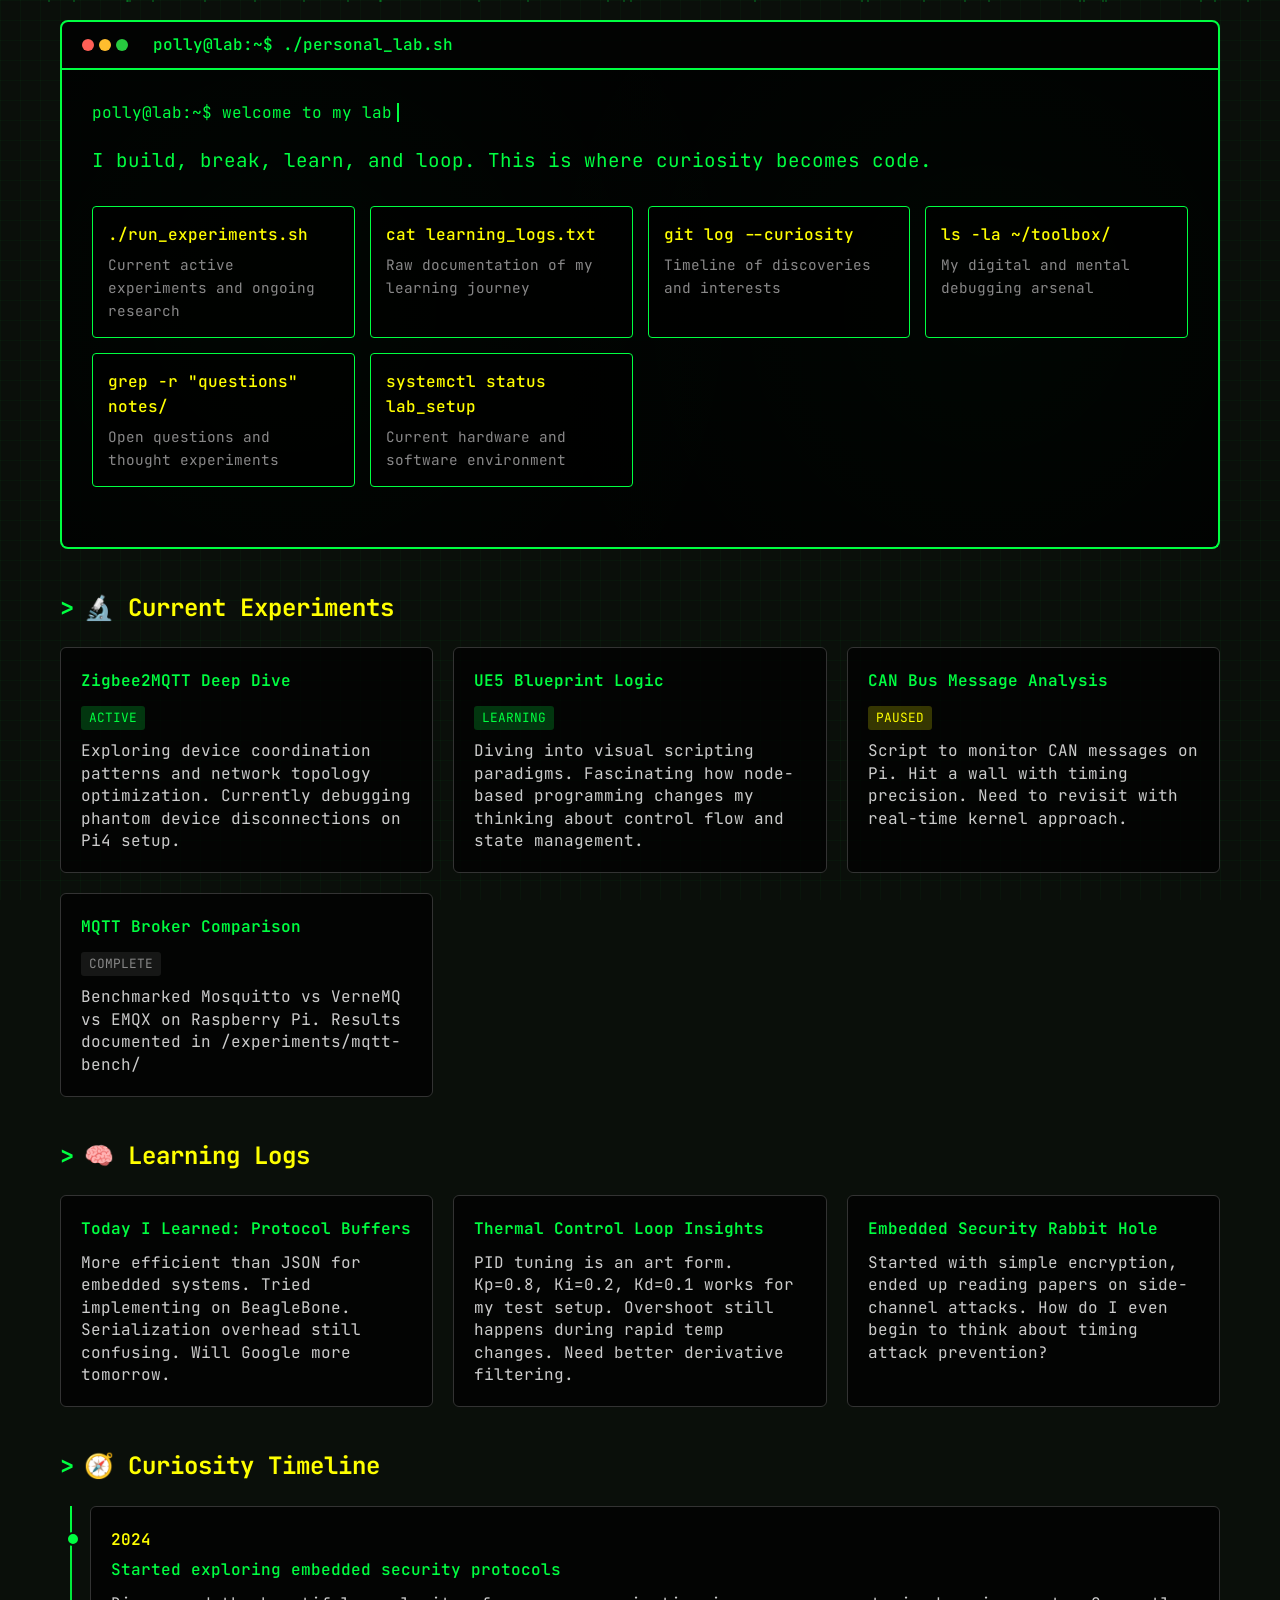
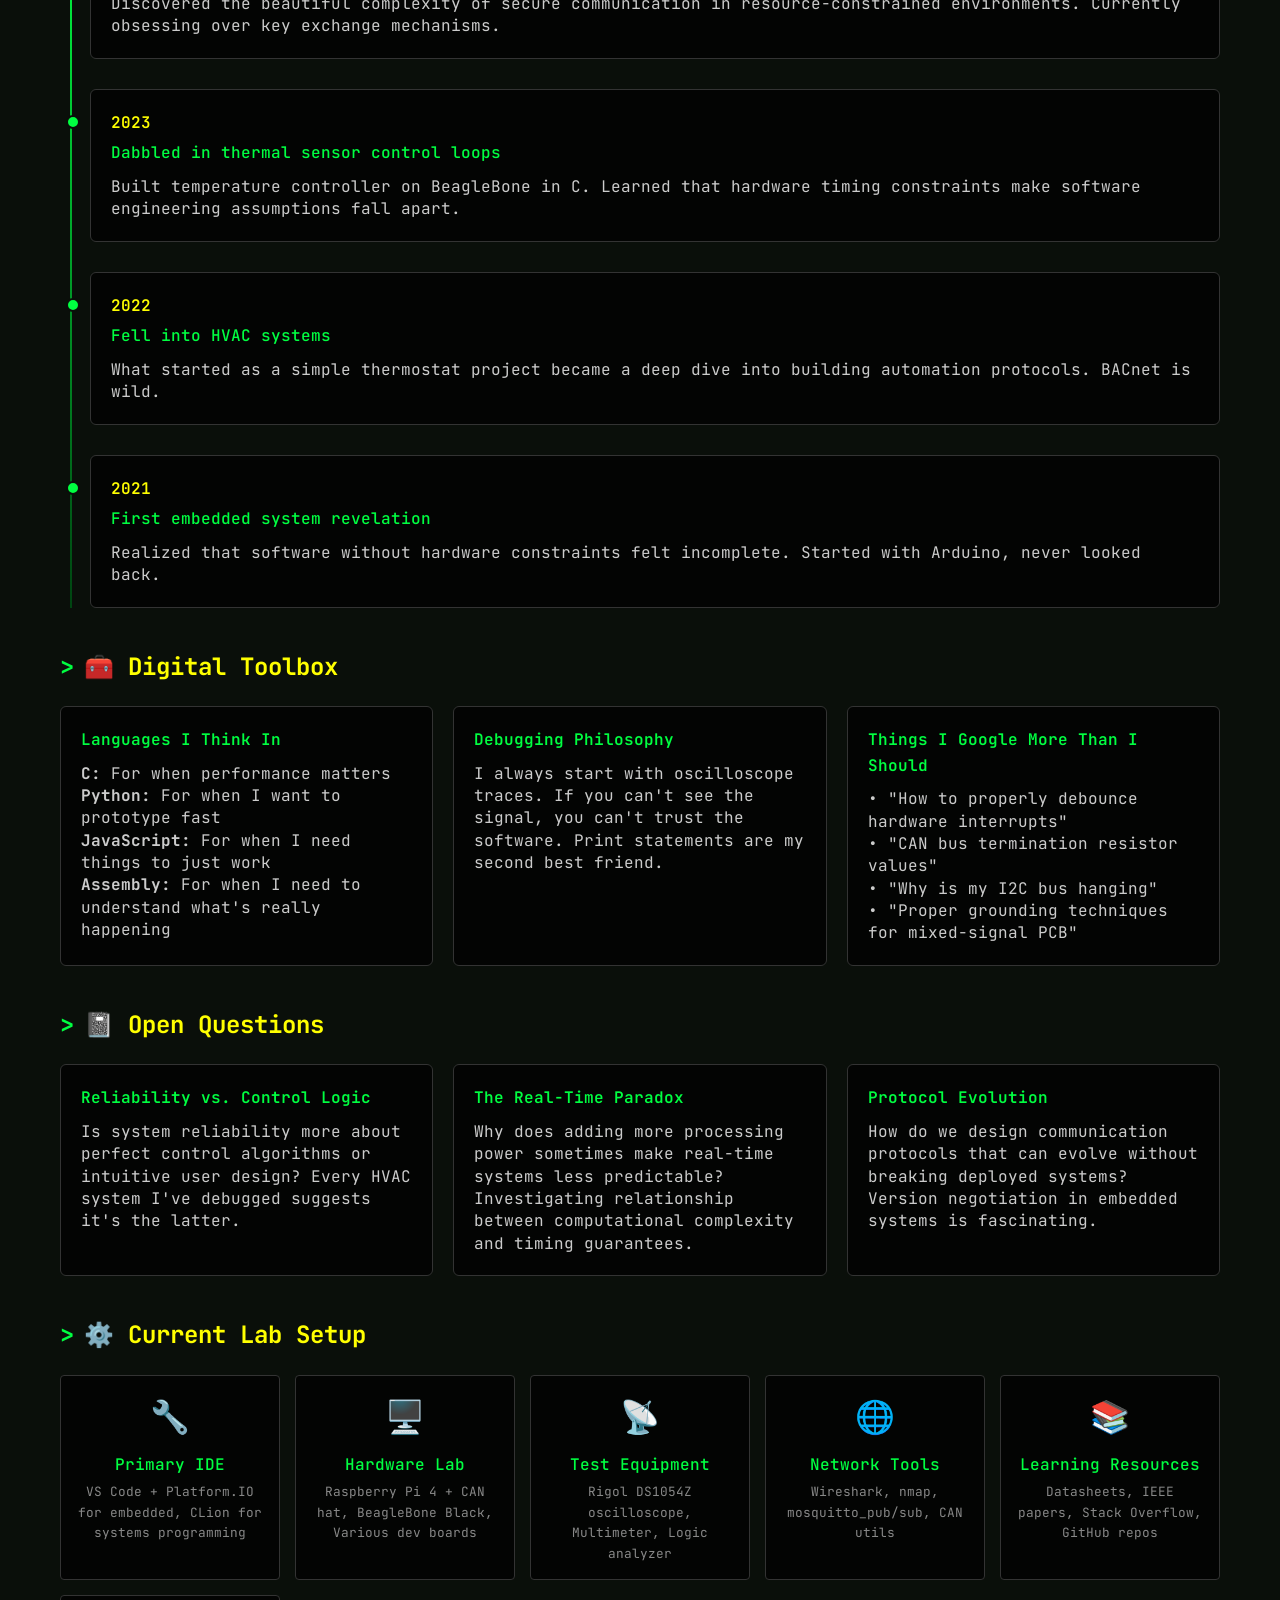
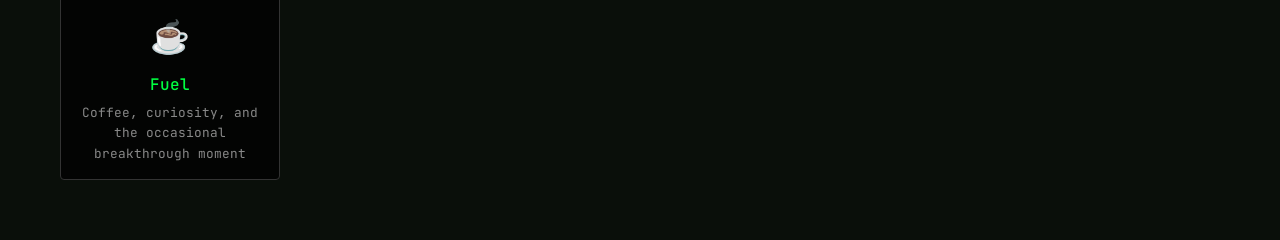
<file: index.html>
<!DOCTYPE html>
<html lang="en">
<head>
    <meta charset="UTF-8">
    <meta name="viewport" content="width=device-width, initial-scale=1.0">
    <title>The Personal Lab of Polly Wang</title>
    <link rel="stylesheet" href="styles.css">
</head>
<body>
    <div class="particles" id="particles"></div>
    
    <div class="container">
        <div class="terminal-header">
            <div class="terminal-dots">
                <div class="dot"></div>
                <div class="dot"></div>
                <div class="dot"></div>
            </div>
            <div class="terminal-title">polly@lab:~$ ./personal_lab.sh</div>
        </div>
        
        <div class="terminal">
            <div class="command-line">
                <span class="prompt">polly@lab:~$</span>
                <span class="glitch" data-text="welcome to my lab">welcome to my lab</span>
                <span class="cursor"></span>
            </div>
            
            <div class="welcome-text">
                I build, break, learn, and loop. This is where curiosity becomes code.
            </div>
            
            <div class="nav-commands">
                <div class="nav-item" onclick="scrollToSection('experiments')">
                    <div class="command">./run_experiments.sh</div>
                    <div class="description">Current active experiments and ongoing research</div>
                </div>
                <div class="nav-item" onclick="scrollToSection('logs')">
                    <div class="command">cat learning_logs.txt</div>
                    <div class="description">Raw documentation of my learning journey</div>
                </div>
                <div class="nav-item" onclick="scrollToSection('timeline')">
                    <div class="command">git log --curiosity</div>
                    <div class="description">Timeline of discoveries and interests</div>
                </div>
                <div class="nav-item" onclick="scrollToSection('toolbox')">
                    <div class="command">ls -la ~/toolbox/</div>
                    <div class="description">My digital and mental debugging arsenal</div>
                </div>
                <div class="nav-item" onclick="scrollToSection('thoughts')">
                    <div class="command">grep -r "questions" notes/</div>
                    <div class="description">Open questions and thought experiments</div>
                </div>
                <div class="nav-item" onclick="scrollToSection('setup')">
                    <div class="command">systemctl status lab_setup</div>
                    <div class="description">Current hardware and software environment</div>
                </div>
            </div>
        </div>
        
        <section id="experiments" class="section">
            <h2 class="section-title">🔬 Current Experiments</h2>
            <div class="card-grid">
                <div class="card">
                    <div class="card-title">Zigbee2MQTT Deep Dive</div>
                    <div class="card-status status-active">ACTIVE</div>
                    <div class="card-content">
                        Exploring device coordination patterns and network topology optimization. 
                        Currently debugging phantom device disconnections on Pi4 setup.
                    </div>
                </div>
                <div class="card">
                    <div class="card-title">UE5 Blueprint Logic</div>
                    <div class="card-status status-active">LEARNING</div>
                    <div class="card-content">
                        Diving into visual scripting paradigms. Fascinating how node-based programming 
                        changes my thinking about control flow and state management.
                    </div>
                </div>
                <div class="card">
                    <div class="card-title">CAN Bus Message Analysis</div>
                    <div class="card-status status-paused">PAUSED</div>
                    <div class="card-content">
                        Script to monitor CAN messages on Pi. Hit a wall with timing precision. 
                        Need to revisit with real-time kernel approach.
                    </div>
                </div>
                <div class="card">
                    <div class="card-title">MQTT Broker Comparison</div>
                    <div class="card-status status-complete">COMPLETE</div>
                    <div class="card-content">
                        Benchmarked Mosquitto vs VerneMQ vs EMQX on Raspberry Pi. 
                        Results documented in /experiments/mqtt-bench/
                    </div>
                </div>
            </div>
        </section>
        
        <section id="logs" class="section">
            <h2 class="section-title">🧠 Learning Logs</h2>
            <div class="card-grid">
                <div class="card">
                    <div class="card-title">Today I Learned: Protocol Buffers</div>
                    <div class="card-content">
                        More efficient than JSON for embedded systems. Tried implementing on BeagleBone. 
                        Serialization overhead still confusing. Will Google more tomorrow.
                    </div>
                </div>
                <div class="card">
                    <div class="card-title">Thermal Control Loop Insights</div>
                    <div class="card-content">
                        PID tuning is an art form. Kp=0.8, Ki=0.2, Kd=0.1 works for my test setup. 
                        Overshoot still happens during rapid temp changes. Need better derivative filtering.
                    </div>
                </div>
                <div class="card">
                    <div class="card-title">Embedded Security Rabbit Hole</div>
                    <div class="card-content">
                        Started with simple encryption, ended up reading papers on side-channel attacks. 
                        How do I even begin to think about timing attack prevention?
                    </div>
                </div>
            </div>
        </section>
        
        <section id="timeline" class="section">
            <h2 class="section-title">🧭 Curiosity Timeline</h2>
            <div class="timeline">
                <div class="timeline-item">
                    <div class="timeline-date">2024</div>
                    <div class="timeline-title">Started exploring embedded security protocols</div>
                    <div class="card-content">
                        Discovered the beautiful complexity of secure communication in resource-constrained environments. 
                        Currently obsessing over key exchange mechanisms.
                    </div>
                </div>
                <div class="timeline-item">
                    <div class="timeline-date">2023</div>
                    <div class="timeline-title">Dabbled in thermal sensor control loops</div>
                    <div class="card-content">
                        Built temperature controller on BeagleBone in C. Learned that hardware 
                        timing constraints make software engineering assumptions fall apart.
                    </div>
                </div>
                <div class="timeline-item">
                    <div class="timeline-date">2022</div>
                    <div class="timeline-title">Fell into HVAC systems</div>
                    <div class="card-content">
                        What started as a simple thermostat project became a deep dive into 
                        building automation protocols. BACnet is wild.
                    </div>
                </div>
                <div class="timeline-item">
                    <div class="timeline-date">2021</div>
                    <div class="timeline-title">First embedded system revelation</div>
                    <div class="card-content">
                        Realized that software without hardware constraints felt incomplete. 
                        Started with Arduino, never looked back.
                    </div>
                </div>
            </div>
        </section>
        
        <section id="toolbox" class="section">
            <h2 class="section-title">🧰 Digital Toolbox</h2>
            <div class="card-grid">
                <div class="card">
                    <div class="card-title">Languages I Think In</div>
                    <div class="card-content">
                        <strong>C:</strong> For when performance matters<br>
                        <strong>Python:</strong> For when I want to prototype fast<br>
                        <strong>JavaScript:</strong> For when I need things to just work<br>
                        <strong>Assembly:</strong> For when I need to understand what's really happening
                    </div>
                </div>
                <div class="card">
                    <div class="card-title">Debugging Philosophy</div>
                    <div class="card-content">
                        I always start with oscilloscope traces. If you can't see the signal, 
                        you can't trust the software. Print statements are my second best friend.
                    </div>
                </div>
                <div class="card">
                    <div class="card-title">Things I Google More Than I Should</div>
                    <div class="card-content">
                        • "How to properly debounce hardware interrupts"<br>
                        • "CAN bus termination resistor values"<br>
                        • "Why is my I2C bus hanging"<br>
                        • "Proper grounding techniques for mixed-signal PCB"
                    </div>
                </div>
            </div>
        </section>
        
        <section id="thoughts" class="section">
            <h2 class="section-title">📓 Open Questions</h2>
            <div class="card-grid">
                <div class="card">
                    <div class="card-title">Reliability vs. Control Logic</div>
                    <div class="card-content">
                        Is system reliability more about perfect control algorithms or intuitive user design? 
                        Every HVAC system I've debugged suggests it's the latter.
                    </div>
                </div>
                <div class="card">
                    <div class="card-title">The Real-Time Paradox</div>
                    <div class="card-content">
                        Why does adding more processing power sometimes make real-time systems less predictable? 
                        Investigating relationship between computational complexity and timing guarantees.
                    </div>
                </div>
                <div class="card">
                    <div class="card-title">Protocol Evolution</div>
                    <div class="card-content">
                        How do we design communication protocols that can evolve without breaking 
                        deployed systems? Version negotiation in embedded systems is fascinating.
                    </div>
                </div>
            </div>
        </section>
        
        <section id="setup" class="section">
            <h2 class="section-title">⚙️ Current Lab Setup</h2>
            <div class="setup-grid">
                <div class="setup-item">
                    <div class="setup-icon">🔧</div>
                    <div class="setup-name">Primary IDE</div>
                    <div class="setup-desc">VS Code + Platform.IO for embedded, CLion for systems programming</div>
                </div>
                <div class="setup-item">
                    <div class="setup-icon">🖥️</div>
                    <div class="setup-name">Hardware Lab</div>
                    <div class="setup-desc">Raspberry Pi 4 + CAN hat, BeagleBone Black, Various dev boards</div>
                </div>
                <div class="setup-item">
                    <div class="setup-icon">📡</div>
                    <div class="setup-name">Test Equipment</div>
                    <div class="setup-desc">Rigol DS1054Z oscilloscope, Multimeter, Logic analyzer</div>
                </div>
                <div class="setup-item">
                    <div class="setup-icon">🌐</div>
                    <div class="setup-name">Network Tools</div>
                    <div class="setup-desc">Wireshark, nmap, mosquitto_pub/sub, CAN utils</div>
                </div>
                <div class="setup-item">
                    <div class="setup-icon">📚</div>
                    <div class="setup-name">Learning Resources</div>
                    <div class="setup-desc">Datasheets, IEEE papers, Stack Overflow, GitHub repos</div>
                </div>
                <div class="setup-item">
                    <div class="setup-icon">☕</div>
                    <div class="setup-name">Fuel</div>
                    <div class="setup-desc">Coffee, curiosity, and the occasional breakthrough moment</div>
                </div>
            </div>
        </section>
    </div>
    
    <script src="script.js"></script>
</body>
</html>
</file>
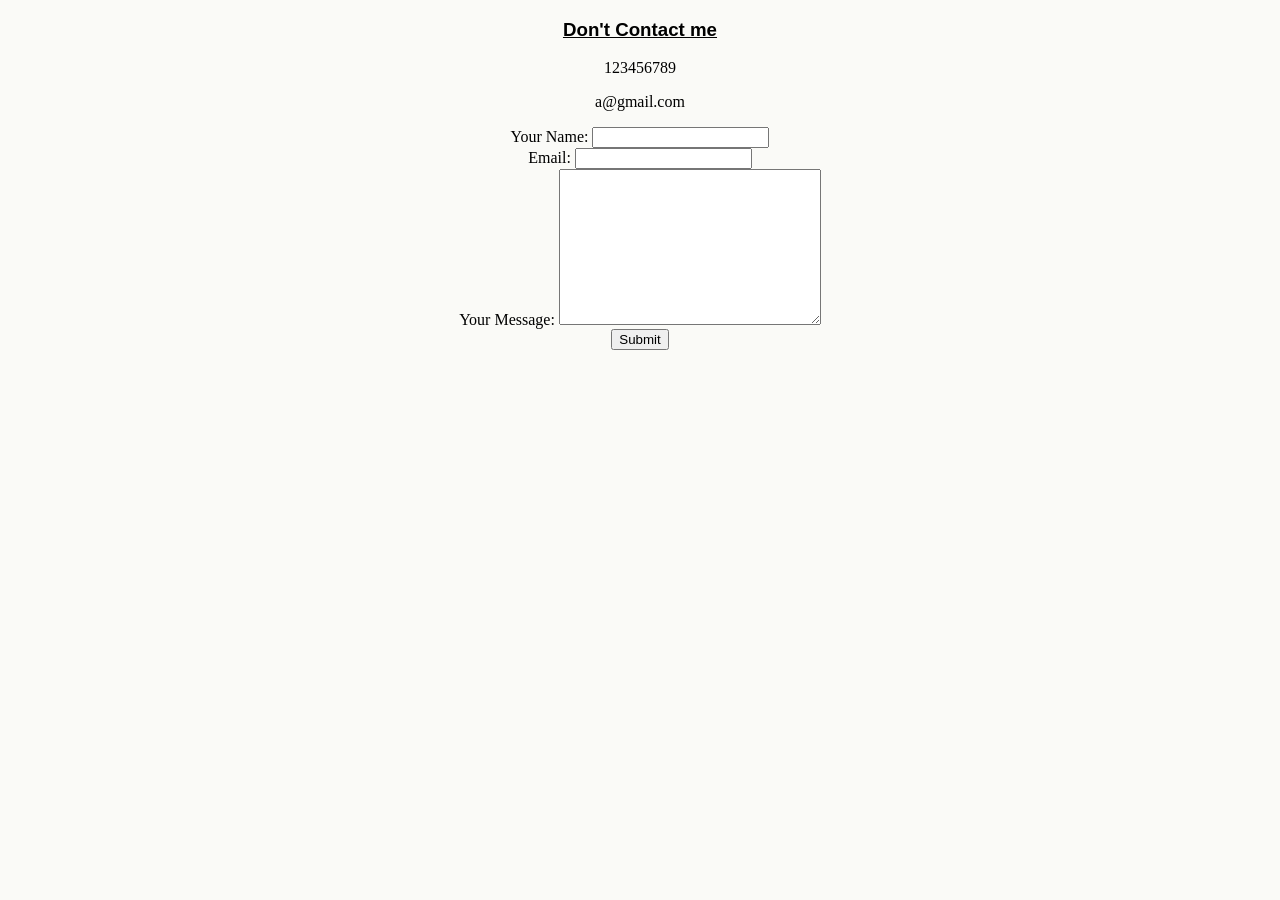
<file: dont contact me.html>
<!DOCTYPE html>
<html>
<head>
    <meta charset="UTF-8">
    <title>DCM</title>
    <link rel="stylesheet" href="css/styles.css">

</head>
<body>
    <h3>Don't Contact me</h3>
    <p>123456789</p>
    <p>a@gmail.com</p>

    <form action="mailto:1001polyl@gmail.com" method="post" enctype="text/plain">
        <label>Your Name: </label>
        <input type="text" name="your name" id=""><br>
        <label for="">Email: </label>
        <input type="email" name="your email" id=""><br>
        <label for="">Your Message: </label>
        <textarea name="your message" id="" cols="30" rows="10"></textarea><br>
        <input type="submit" value="Submit">

    </form>
</body>
</html>
</file>
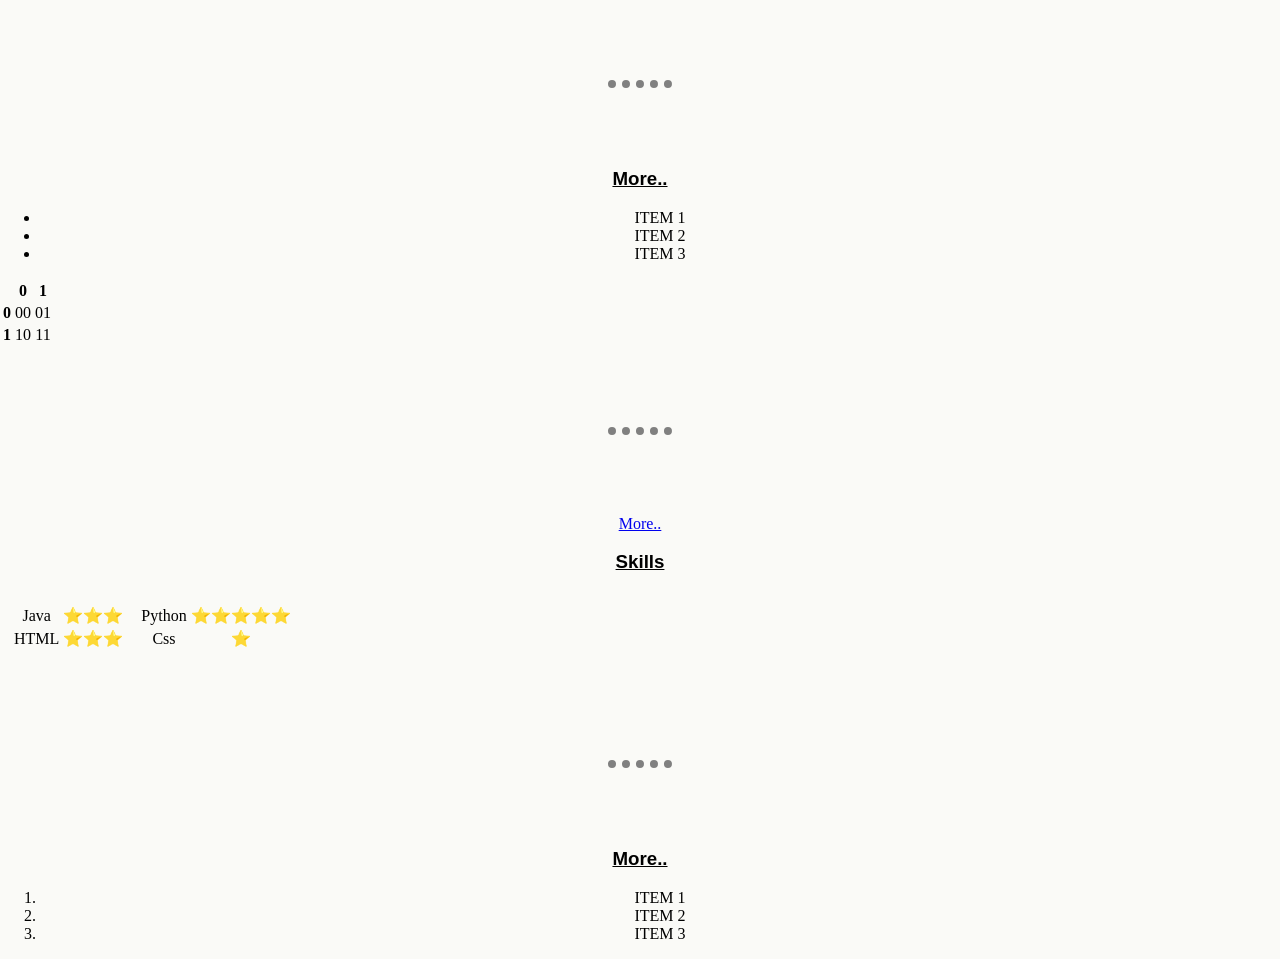
<file: practice.html>
<!DOCTYPE html>
<html>
<head>
    <meta charset="UTF-8">
    <title>More</title>
    <link rel="stylesheet" href="css/styles.css">

</head>
<body>
    <hr>
    <h3>More..</h3>
    <ul>
        <li>ITEM 1</li>
        <li>ITEM 2</li>
        <li>ITEM 3</li>
    </ul>

    <table>
        <thead>
            <tr>
                <th></th>
                <th>0</th>
                <th>1</th>
            </tr>
        </thead>
        <tbody>
            <tr>
                <th>0</th>
                <td>00</td>
                <td>01</td>
            </tr>
            <tr>
                <th>1</th>
                <td>10</td>
                <td>11</td>
            </tr>
        </tbody>

    </table>
    <hr>
    <a href="practice.html">More..</a>


    <h3>Skills</h3>
    <table  cellspacing="10">
        <tr>
            <td>
                <table >
                    <tr>
                        <td>Java</td>
                        <td>⭐⭐⭐</td>
                    </tr>
                    <tr>
                        <td>HTML</td>
                        <td>⭐⭐⭐</td>

                    </tr>
                </table>
             </td>
            <td>
                <table>
                    <tr>
                        <td>Python</td>
                        <td>⭐⭐⭐⭐⭐</td>
                    </tr>
                    <tr>
                        <td>Css</td>
                        <td>⭐</td>
                    </tr>
                </table>
            </td>
        </tr>
    </table>
    <br>
    <hr>
    <h3>More..</h3>
    <ol>
        <li>ITEM 1</li>
        <li>ITEM 2</li>
        <li>ITEM 3</li>
    </ol>
</body>
</html>
</file>
<file: styles.css>
@import url('https://fonts.googleapis.com/css2?family=JetBrains+Mono:wght@300;400;500;700&family=Courier+Prime:wght@400;700&display=swap');

* {
    margin: 0;
    padding: 0;
    box-sizing: border-box;
}

body {
    font-family: 'JetBrains Mono', monospace;
    background: #0a0f0a;
    color: #00ff41;
    line-height: 1.6;
    overflow-x: hidden;
    position: relative;
}

/* Animated background grid */
body::before {
    content: '';
    position: fixed;
    top: 0;
    left: 0;
    width: 100%;
    height: 100%;
    background-image: 
        linear-gradient(rgba(0, 255, 65, 0.03) 1px, transparent 1px),
        linear-gradient(90deg, rgba(0, 255, 65, 0.03) 1px, transparent 1px);
    background-size: 20px 20px;
    pointer-events: none;
    z-index: -1;
    animation: grid-drift 60s linear infinite;
}

@keyframes grid-drift {
    0% { transform: translate(0, 0); }
    100% { transform: translate(20px, 20px); }
}

/* Floating particles */
.particles {
    position: fixed;
    top: 0;
    left: 0;
    width: 100%;
    height: 100%;
    pointer-events: none;
    z-index: -1;
}

.particle {
    position: absolute;
    width: 2px;
    height: 2px;
    background: #00ff41;
    border-radius: 50%;
    animation: float 20s linear infinite;
    opacity: 0.3;
}

@keyframes float {
    0% { transform: translateY(100vh) translateX(0); opacity: 0; }
    10% { opacity: 0.3; }
    90% { opacity: 0.3; }
    100% { transform: translateY(-100px) translateX(100px); opacity: 0; }
}

.container {
    max-width: 1200px;
    margin: 0 auto;
    padding: 20px;
    position: relative;
    z-index: 1;
}

/* Terminal header */
.terminal-header {
    background: rgba(0, 0, 0, 0.8);
    border: 2px solid #00ff41;
    border-radius: 8px 8px 0 0;
    padding: 10px 20px;
    display: flex;
    align-items: center;
    gap: 10px;
    margin-bottom: 0;
}

.terminal-dots {
    display: flex;
    gap: 5px;
}

.dot {
    width: 12px;
    height: 12px;
    border-radius: 50%;
    background: #ff5f56;
    animation: pulse 2s ease-in-out infinite;
}

.dot:nth-child(2) {
    background: #ffbd2e;
    animation-delay: 0.3s;
}

.dot:nth-child(3) {
    background: #27ca3f;
    animation-delay: 0.6s;
}

@keyframes pulse {
    0%, 100% { opacity: 0.6; }
    50% { opacity: 1; }
}

.terminal-title {
    color: #00ff41;
    font-weight: 500;
    margin-left: 15px;
}

/* Main terminal */
.terminal {
    background: rgba(0, 0, 0, 0.9);
    border: 2px solid #00ff41;
    border-top: none;
    border-radius: 0 0 8px 8px;
    padding: 30px;
    min-height: 200px;
    position: relative;
}

.terminal::before {
    content: '';
    position: absolute;
    top: 0;
    left: 0;
    right: 0;
    bottom: 0;
    background: 
        radial-gradient(circle at 20% 50%, rgba(0, 255, 65, 0.02) 0%, transparent 50%),
        radial-gradient(circle at 80% 50%, rgba(0, 255, 65, 0.02) 0%, transparent 50%);
    pointer-events: none;
}

.command-line {
    display: flex;
    align-items: center;
    margin-bottom: 20px;
}

.prompt {
    color: #00ff41;
    margin-right: 10px;
}

.cursor {
    display: inline-block;
    width: 2px;
    height: 1.2em;
    background: #00ff41;
    animation: blink 1s infinite;
    margin-left: 5px;
}

@keyframes blink {
    0%, 50% { opacity: 1; }
    51%, 100% { opacity: 0; }
}

.welcome-text {
    font-size: 1.2em;
    margin-bottom: 30px;
    color: #00ff41;
    opacity: 0;
    animation: typewriter 3s ease-out forwards;
}

@keyframes typewriter {
    0% { opacity: 0; width: 0; }
    100% { opacity: 1; width: 100%; }
}

/* Navigation */
.nav-commands {
    display: grid;
    grid-template-columns: repeat(auto-fit, minmax(250px, 1fr));
    gap: 15px;
    margin: 30px 0;
}

.nav-item {
    background: rgba(0, 0, 0, 0.6);
    border: 1px solid #00ff41;
    border-radius: 4px;
    padding: 15px;
    cursor: pointer;
    transition: all 0.3s ease;
    position: relative;
    overflow: hidden;
}

.nav-item:hover {
    background: rgba(0, 255, 65, 0.1);
    border-color: #39ff5a;
    transform: translateY(-2px);
    box-shadow: 0 5px 15px rgba(0, 255, 65, 0.2);
}

.nav-item::before {
    content: '';
    position: absolute;
    top: 0;
    left: -100%;
    width: 100%;
    height: 100%;
    background: linear-gradient(90deg, transparent, rgba(0, 255, 65, 0.1), transparent);
    transition: left 0.5s ease;
}

.nav-item:hover::before {
    left: 100%;
}

.command {
    color: #ffff00;
    font-weight: 500;
}

.description {
    color: #888;
    font-size: 0.9em;
    margin-top: 5px;
}

/* Section styling */
.section {
    margin: 40px 0;
    opacity: 0;
    transform: translateY(20px);
    transition: all 0.6s ease;
}

.section.visible {
    opacity: 1;
    transform: translateY(0);
}

.section-title {
    color: #ffff00;
    font-size: 1.5em;
    margin-bottom: 20px;
    display: flex;
    align-items: center;
    gap: 10px;
}

.section-title::before {
    content: '>';
    color: #00ff41;
}

/* Cards */
.card-grid {
    display: grid;
    grid-template-columns: repeat(auto-fit, minmax(300px, 1fr));
    gap: 20px;
    margin: 20px 0;
}

.card {
    background: rgba(0, 0, 0, 0.7);
    border: 1px solid #333;
    border-radius: 6px;
    padding: 20px;
    transition: all 0.3s ease;
    position: relative;
}

.card:hover {
    border-color: #00ff41;
    transform: translateY(-3px);
    box-shadow: 0 10px 25px rgba(0, 255, 65, 0.1);
}

.card-title {
    color: #00ff41;
    font-weight: 600;
    margin-bottom: 10px;
}

.card-status {
    display: inline-block;
    padding: 2px 8px;
    border-radius: 3px;
    font-size: 0.8em;
    margin-bottom: 10px;
}

.status-active { background: rgba(0, 255, 65, 0.2); color: #00ff41; }
.status-paused { background: rgba(255, 255, 0, 0.2); color: #ffff00; }
.status-complete { background: rgba(100, 100, 100, 0.2); color: #888; }

.card-content {
    color: #ccc;
    line-height: 1.4;
}

/* Timeline */
.timeline {
    position: relative;
    padding-left: 30px;
}

.timeline::before {
    content: '';
    position: absolute;
    left: 10px;
    top: 0;
    bottom: 0;
    width: 2px;
    background: linear-gradient(to bottom, #00ff41, #004411);
}

.timeline-item {
    position: relative;
    margin-bottom: 30px;
    background: rgba(0, 0, 0, 0.7);
    border: 1px solid #333;
    border-radius: 6px;
    padding: 20px;
    transition: all 0.3s ease;
}

.timeline-item::before {
    content: '';
    position: absolute;
    left: -25px;
    top: 25px;
    width: 10px;
    height: 10px;
    border-radius: 50%;
    background: #00ff41;
    border: 2px solid #0a0f0a;
    animation: pulse-dot 2s ease-in-out infinite;
}

@keyframes pulse-dot {
    0%, 100% { box-shadow: 0 0 0 0 rgba(0, 255, 65, 0.7); }
    50% { box-shadow: 0 0 0 10px rgba(0, 255, 65, 0); }
}

.timeline-item:hover {
    border-color: #00ff41;
    transform: translateX(10px);
}

.timeline-date {
    color: #ffff00;
    font-weight: 600;
    margin-bottom: 5px;
}

.timeline-title {
    color: #00ff41;
    font-weight: 500;
    margin-bottom: 10px;
}

/* Lab setup */
.setup-grid {
    display: grid;
    grid-template-columns: repeat(auto-fit, minmax(200px, 1fr));
    gap: 15px;
}

.setup-item {
    background: rgba(0, 0, 0, 0.7);
    border: 1px solid #333;
    border-radius: 4px;
    padding: 15px;
    text-align: center;
    transition: all 0.3s ease;
}

.setup-item:hover {
    border-color: #00ff41;
    background: rgba(0, 255, 65, 0.05);
}

.setup-icon {
    font-size: 2em;
    margin-bottom: 10px;
    display: block;
}

.setup-name {
    color: #00ff41;
    font-weight: 500;
    margin-bottom: 5px;
}

.setup-desc {
    color: #888;
    font-size: 0.8em;
}

/* Responsive */
@media (max-width: 768px) {
    .container { padding: 10px; }
    .terminal { padding: 20px; }
    .nav-commands { grid-template-columns: 1fr; }
    .card-grid { grid-template-columns: 1fr; }
    .timeline { padding-left: 20px; }
}

/* Glitch effects */
.glitch {
    position: relative;
}

.glitch::before,
.glitch::after {
    content: attr(data-text);
    position: absolute;
    top: 0;
    left: 0;
    opacity: 0;
}

.glitch:hover::before {
    animation: glitch1 0.3s ease-in-out;
    color: #ff0040;
    z-index: -1;
}

.glitch:hover::after {
    animation: glitch2 0.3s ease-in-out;
    color: #00ffff;
    z-index: -2;
}

@keyframes glitch1 {
    0%, 100% { opacity: 0; transform: translate(0); }
    20% { opacity: 1; transform: translate(-1px, 1px); }
    40% { opacity: 1; transform: translate(1px, -1px); }
    60% { opacity: 1; transform: translate(-1px, -1px); }
    80% { opacity: 1; transform: translate(1px, 1px); }
}

@keyframes glitch2 {
    0%, 100% { opacity: 0; transform: translate(0); }
    25% { opacity: 1; transform: translate(1px, 1px); }
    50% { opacity: 1; transform: translate(-1px, 1px); }
    75% { opacity: 1; transform: translate(1px, -1px); }
}
</file>
<file: css/styles.css>
body {
    margin: 0;
    text-align: center;
    font-family: 'Merriweather', serif;
    background-color: #fafaf7;
    
}



hr {
    margin: 80px auto 80px auto ;
    border-style: dotted none none none;
    border-width: 8px;
    border-color: gray;
    width: 5%;
}

h1 {
    font-family: 'Sacramento', cursive;
    margin: 30px auto 30px auto;

}
.top-container h2{
    color: #fafaf7;
}
h2 {
    font-family: "Montserrat" , sans-serif;
    color: #2B3467;
    font-size: 28px;
    font-weight: bold;

}
h3 {
    font-family: "Montserrat" , sans-serif;
    text-decoration-line: underline;
}

h4 {
    font-family: "Montserrat" , sans-serif;
    font-size: 20px;
}

.top-container{
    background-color: #2B3467;
    position: relative;
    padding-top: 70px;
    color: #fafaf7;
}
.top-cloud {
    position: absolute;
    top: 200px;
    right: 230px;
}

.bottom-cloud{
    position: absolute;
    left: 300px;
    bottom: 200px;

}


#bigheader{
    font-size: 500%;
}

.top-container p{
    width: 40%;
    margin: auto;
    line-height: 2;
    
}

.portrait{
    margin: 50px auto 30px auto;
    width: 10%;
    
}

.profile p{
    width: 70%;
    margin: auto;
    line-height: 2;
    margin-top: 20px;
    
}

.skill-row{
    width: 50%;
    margin: 20px auto 100px auto;
    line-height: 2;
    text-align: left;

}
.skill1{
    margin: 50px 20px 30px auto;
    width: 20%;
    float: left;

}

.skill2{
    margin: 50px auto 30px 20px;
    width: 20%;
    float: right;
}

.skill-row p{
    text-align: left;
}

.contact-me{
    margin-bottom: 80px;
}

.btn {
    background: #7d85b5;
    background-image: -webkit-linear-gradient(top, #7d85b5, #2B3467);
    background-image: -moz-linear-gradient(top, #7d85b5, #2B3467);
    background-image: -ms-linear-gradient(top, #7d85b5, #2B3467);
    background-image: -o-linear-gradient(top, #7d85b5, #2B3467);
    background-image: linear-gradient(to bottom, #7d85b5, #2B3467);
    -webkit-border-radius: 28;
    -moz-border-radius: 28;
    border-radius: 28px;
    font-family: Georgia;
    color: #FCFFE7;
    font-size: 20px;
    padding: 10px 20px 10px 20px;
    text-decoration: none;
  }
  
  .btn:hover {
    background: #2B3467;
    background-image: -webkit-linear-gradient(top, #2B3467, #7d85b5);
    background-image: -moz-linear-gradient(top, #2B3467, #7d85b5);
    background-image: -ms-linear-gradient(top, #2B3467, #7d85b5);
    background-image: -o-linear-gradient(top, #2B3467, #7d85b5);
    background-image: linear-gradient(to bottom, #2B3467, #7d85b5);
    text-decoration: none;
  }

  .contact-me p{
    margin-bottom: 80px;
  }



.bottom-container{
    background-color: #2B3467;
    padding:30px 0 20px 0;
    color: #fafaf7;
}

.footer-link{
    color: #fafaf7;
    font-family: 'Merriweather', serif;
    margin: 60px;
    text-decoration: none;
}

.footer-link:hover{
    color: #7d85b5;
}

.copyright{
    color: #b3b3b3;
    font-size: 0.7em;
    padding: 30px 0 0 0;
    margin: 0;

}
</file>
